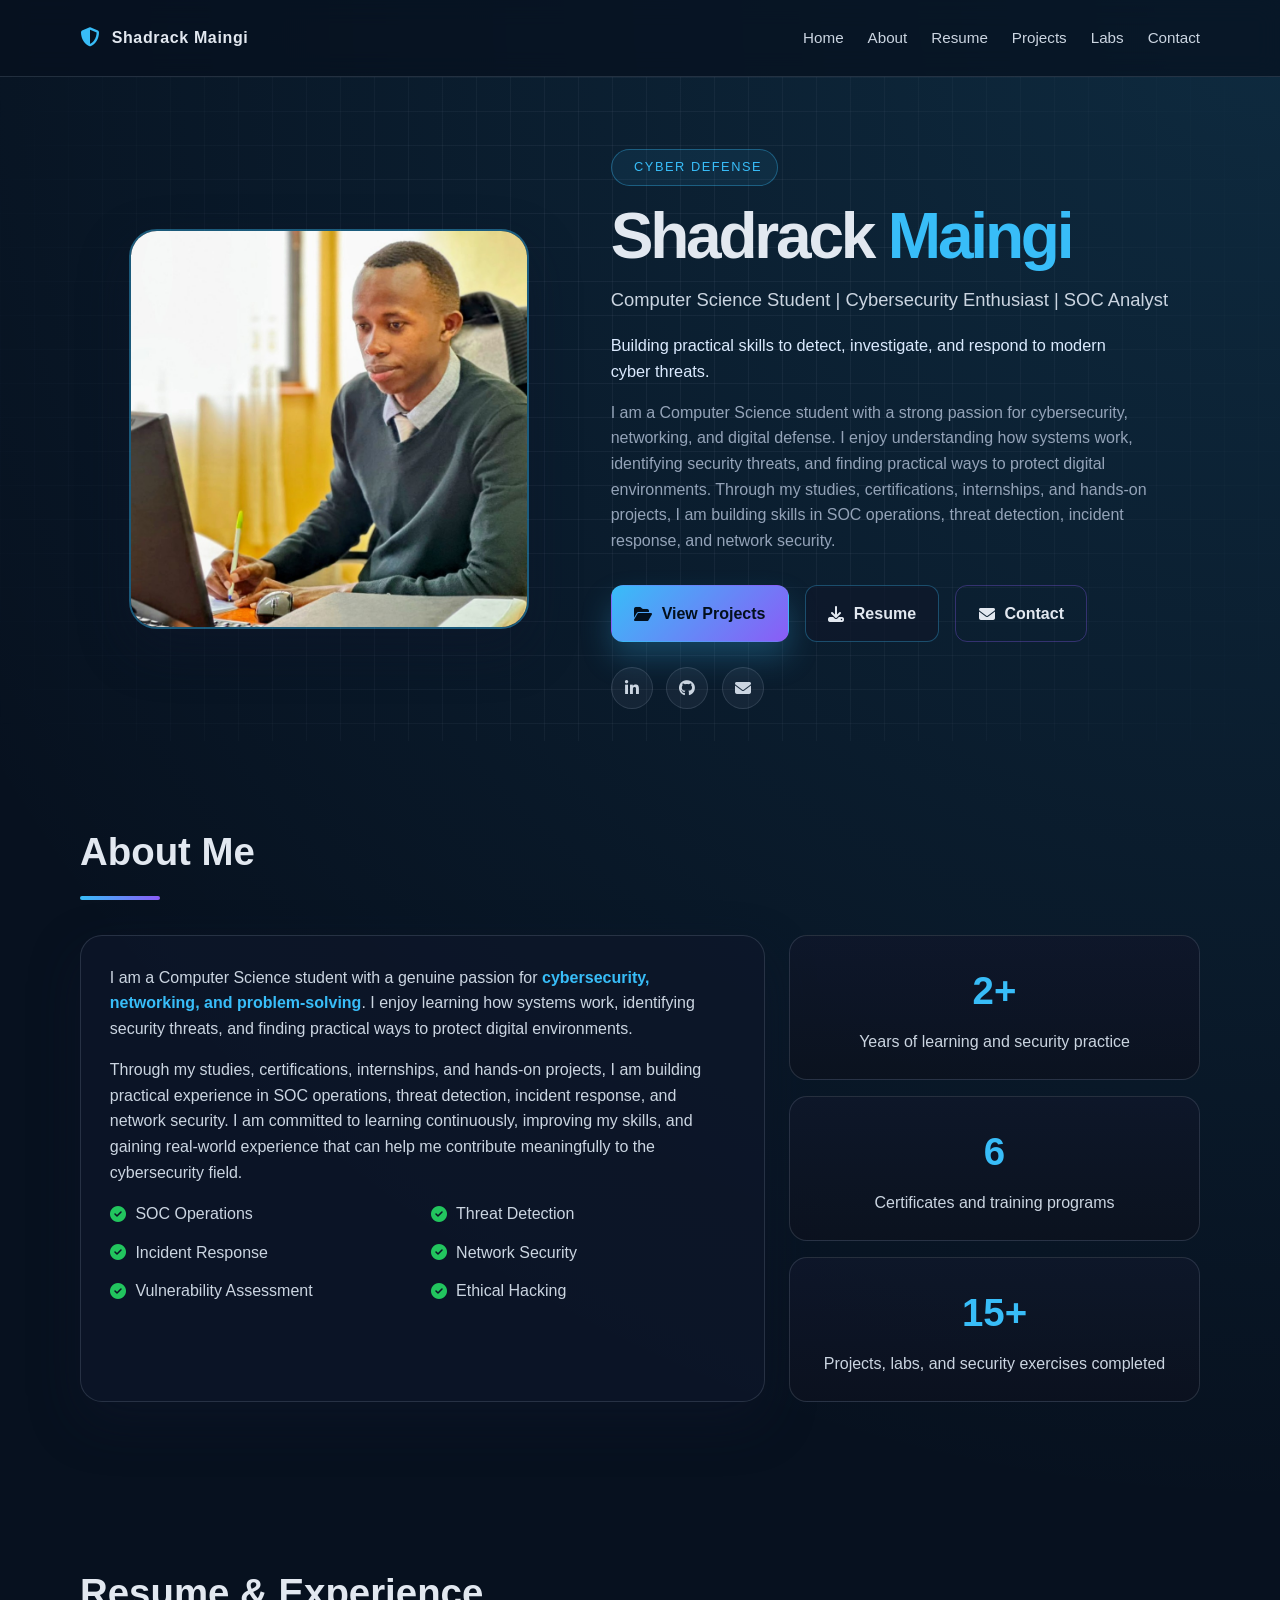
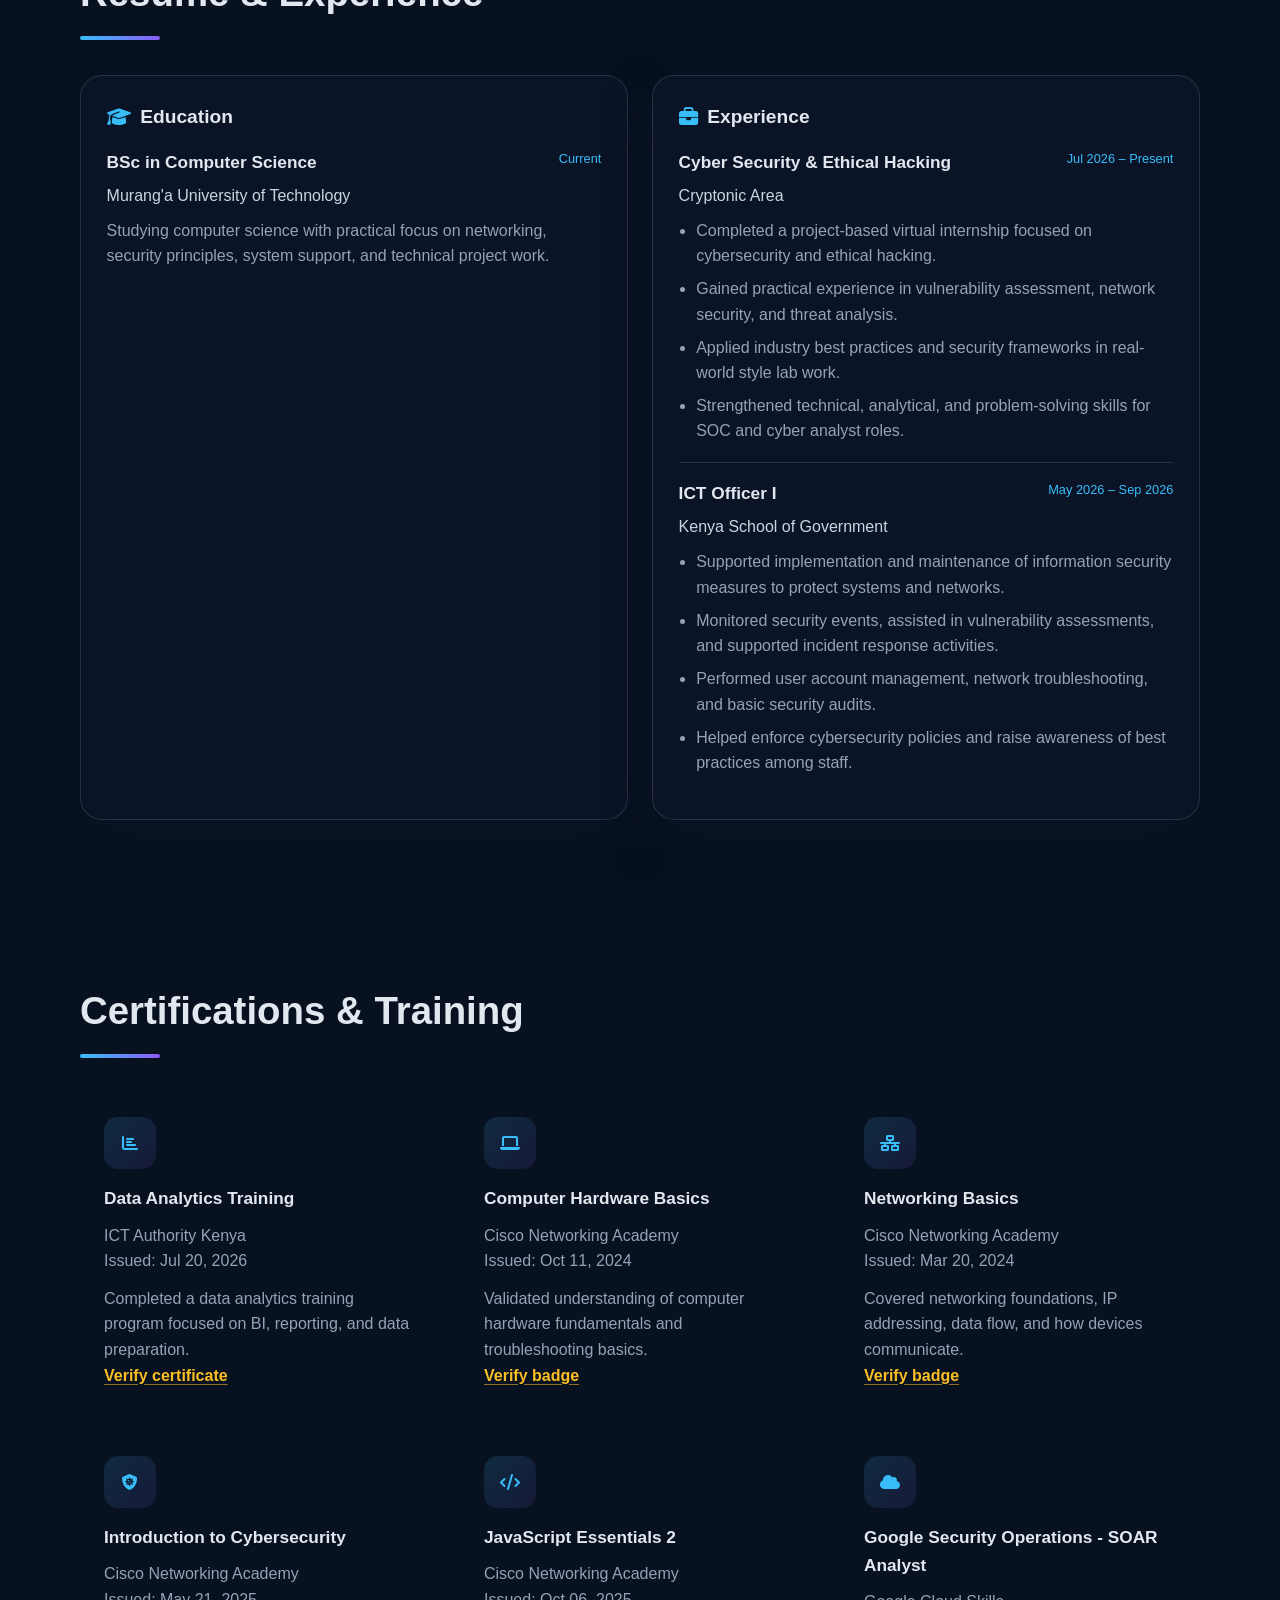
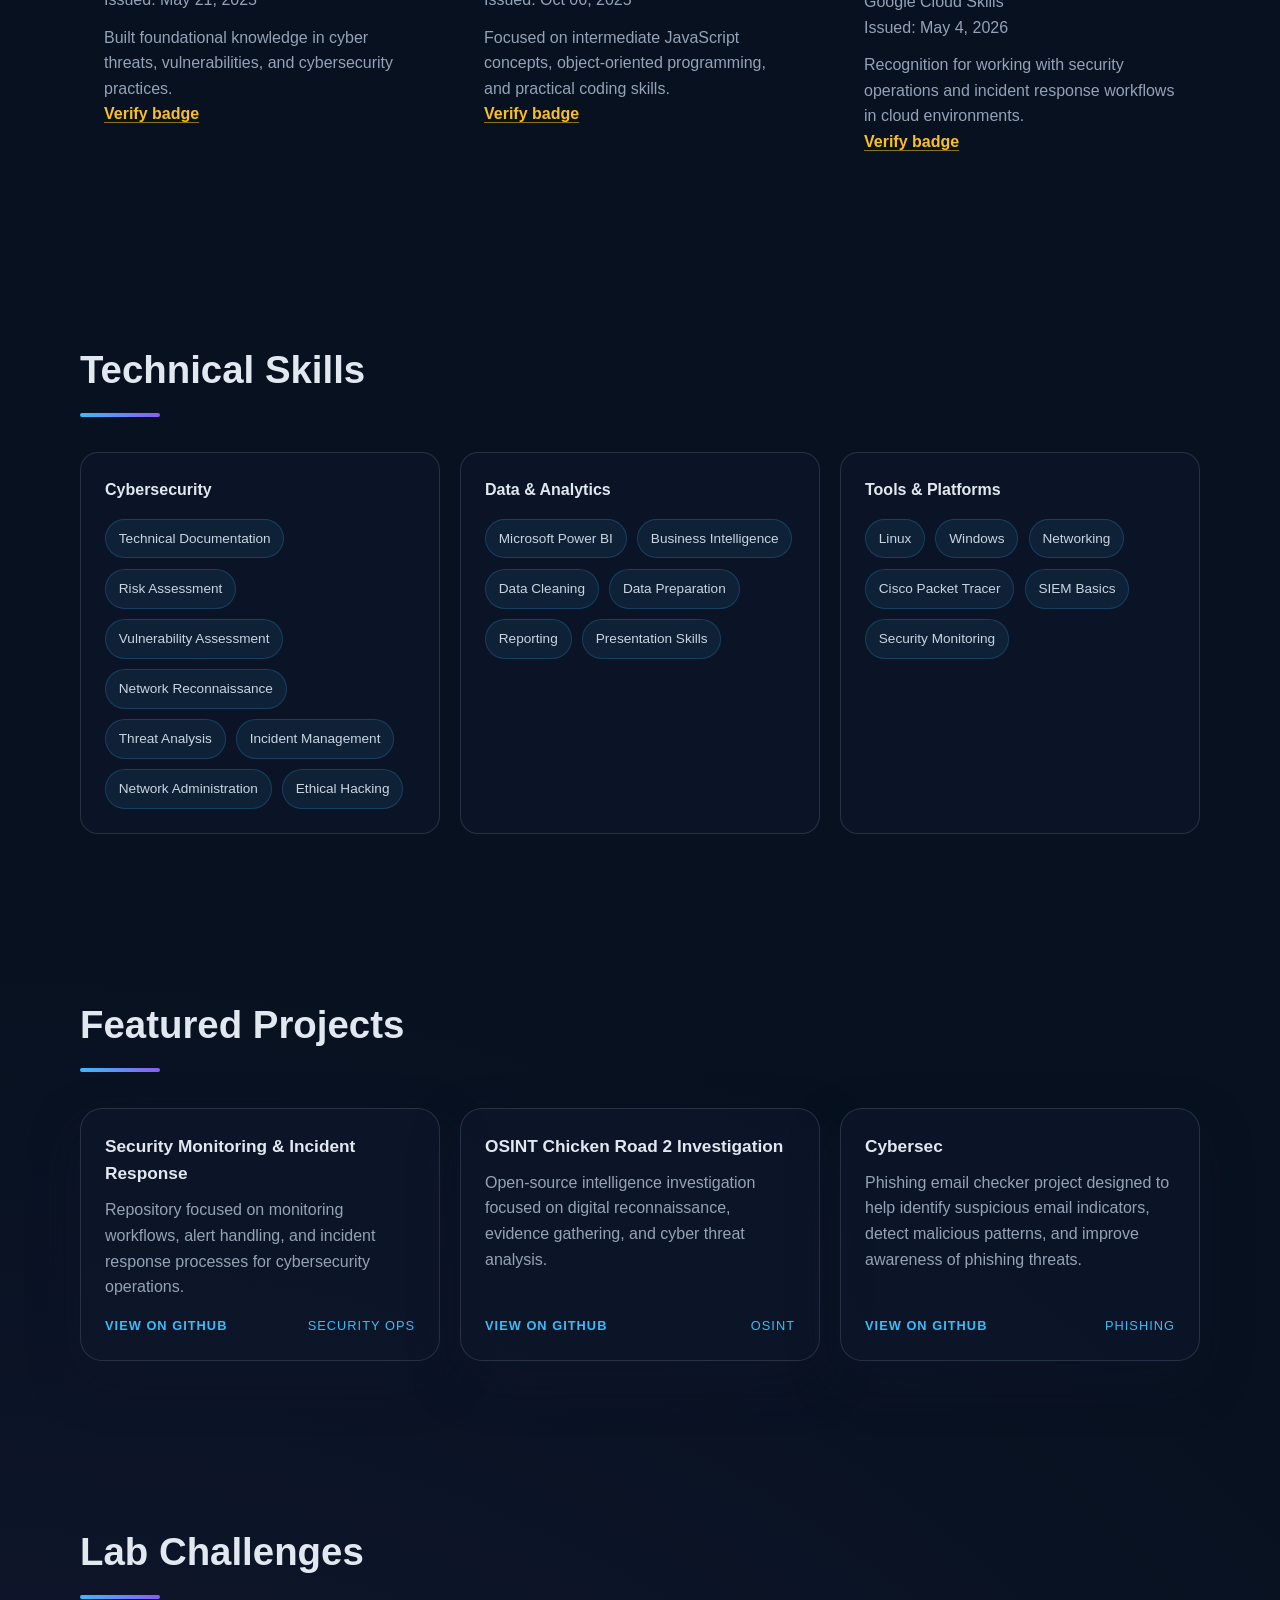
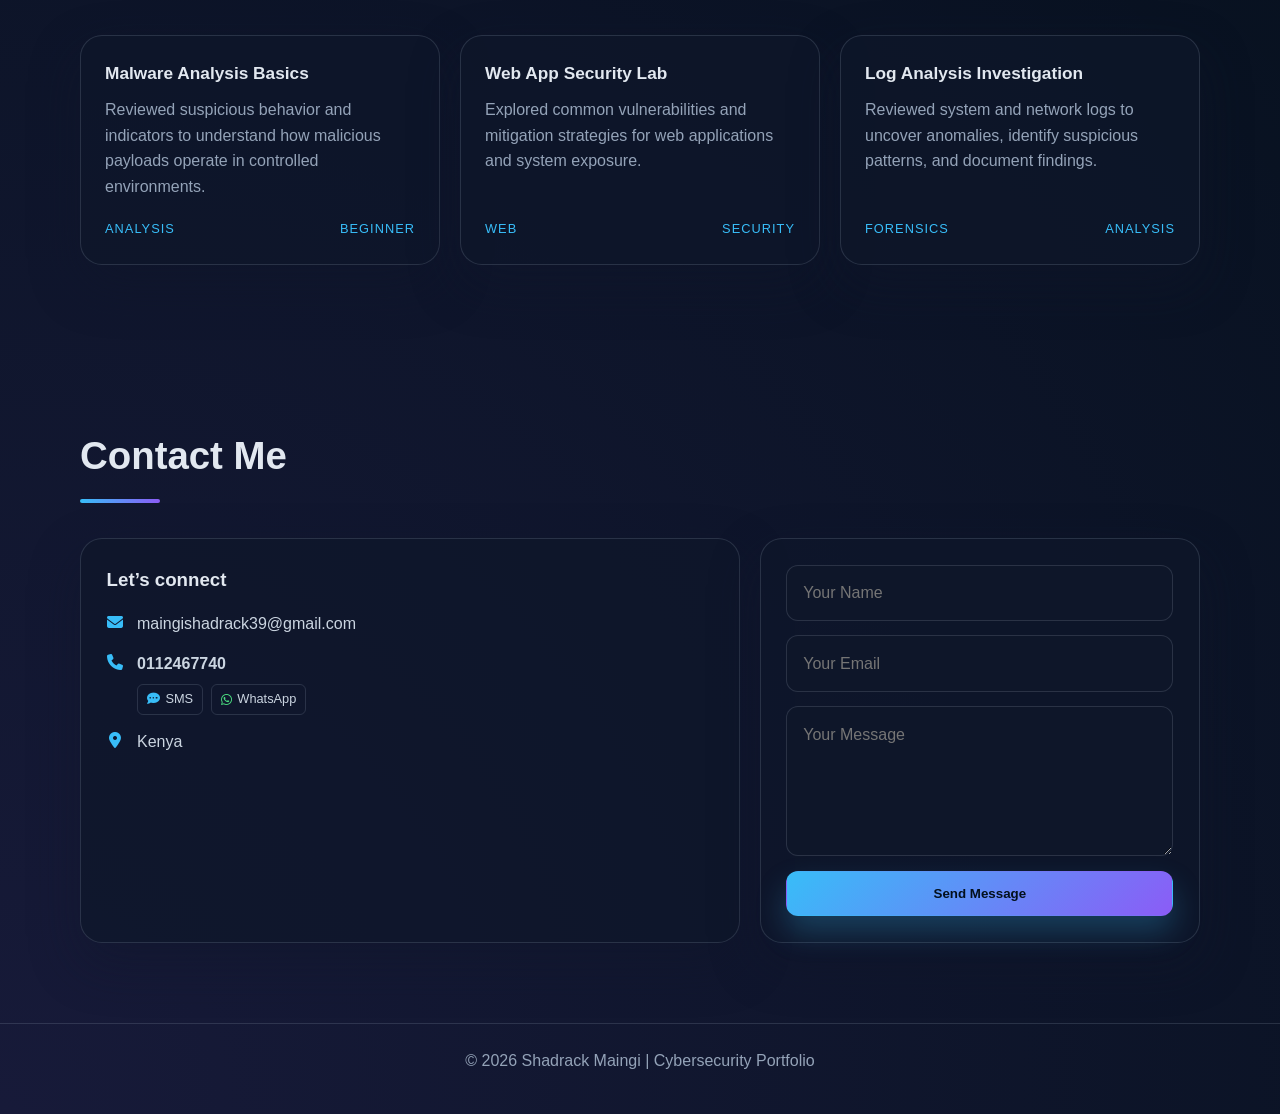
<file: index.html>
<!DOCTYPE html>
<html lang="en">
<head>
    <meta charset="UTF-8">
    <meta name="viewport" content="width=device-width, initial-scale=1.0">
    <meta name="description" content="Shadrack Maingi - Computer Science Student and Cybersecurity professional focused on SOC operations, threat detection, and incident response.">
    <meta name="keywords" content="cybersecurity, SOC analyst, incident response, ethical hacking, threat detection, computer science">
    <meta name="author" content="Shadrack Maingi">
    <meta name="theme-color" content="#07111f">
    <title>Shadrack Maingi | Cybersecurity Professional</title>
    <link rel="stylesheet" href="styles.css">
    <link rel="stylesheet" href="https://cdnjs.cloudflare.com/ajax/libs/font-awesome/6.4.0/css/all.min.css">
</head>
<body>
    <header class="site-header">
        <nav class="navbar">
            <div class="nav-logo">
                <a href="#home">
                    <i class="fas fa-shield-alt"></i>
                    <span>Shadrack Maingi</span>
                </a>
            </div>
            <ul class="nav-menu">
                <li><a href="#home" class="nav-link">Home</a></li>
                <li><a href="#about" class="nav-link">About</a></li>
                <li><a href="#resume" class="nav-link">Resume</a></li>
                <li><a href="#projects" class="nav-link">Projects</a></li>
                <li><a href="#labs" class="nav-link">Labs</a></li>
                <li><a href="#contact" class="nav-link">Contact</a></li>
            </ul>
        </nav>
    </header>

    <main>
        <section id="home" class="hero">
            <div class="hero-content">
                <div class="hero-profile">
                    <img class="profile-image" src="profile.jpeg" alt="Portrait of Shadrack Maingi">
                </div>

                <div class="hero-copy">
                    <span class="eyebrow"><i class="fas fa-radar"></i> Cyber Defense</span>
                    <h1 class="hero-title">Shadrack <span class="accent">Maingi</span></h1>
                    <p class="hero-subtitle">Computer Science Student | Cybersecurity Enthusiast | SOC Analyst</p>
                    <p class="hero-tagline">Building practical skills to detect, investigate, and respond to modern cyber threats.</p>
                    <p class="hero-description">
                        I am a Computer Science student with a strong passion for cybersecurity, networking, and digital defense. I enjoy understanding how systems work, identifying security threats, and finding practical ways to protect digital environments. Through my studies, certifications, internships, and hands-on projects, I am building skills in SOC operations, threat detection, incident response, and network security.
                    </p>

                    <div class="hero-actions">
                        <a href="#projects" class="btn btn-primary"><i class="fas fa-folder-open"></i> View Projects</a>
                        <a href="cv.html" target="_blank" class="btn btn-secondary"><i class="fas fa-download"></i> Resume</a>
                        <a href="#contact" class="btn btn-tertiary"><i class="fas fa-envelope"></i> Contact</a>
                    </div>

                    <div class="social-links">
                        <a href="https://www.linkedin.com/in/shadrack-maingi-61076437a" target="_blank" rel="noopener noreferrer" aria-label="LinkedIn"><i class="fab fa-linkedin-in"></i></a>
                        <a href="https://github.com/shaddie-coder" target="_blank" rel="noopener noreferrer" aria-label="GitHub"><i class="fab fa-github"></i></a>
                        <a href="https://mail.google.com/mail/?view=cm&amp;fs=1&amp;to=maingishadrack39@gmail.com" target="_blank" rel="noopener noreferrer" aria-label="Email"><i class="fas fa-envelope"></i></a>
                    </div>
                </div>
            </div>
        </section>

        <section id="about">
            <div class="container">
                <div class="section-header">
                    <h2>About Me</h2>
                    <div class="header-line"></div>
                </div>

                <div class="about-grid">
                    <div class="about-panel">
                        <p>
                            I am a Computer Science student with a genuine passion for <strong>cybersecurity, networking, and problem-solving</strong>. I enjoy learning how systems work, identifying security threats, and finding practical ways to protect digital environments.
                        </p>
                        <p>
                            Through my studies, certifications, internships, and hands-on projects, I am building practical experience in SOC operations, threat detection, incident response, and network security. I am committed to learning continuously, improving my skills, and gaining real-world experience that can help me contribute meaningfully to the cybersecurity field.
                        </p>
                        <ul class="about-interests">
                            <li><i class="fas fa-check-circle"></i> SOC Operations</li>
                            <li><i class="fas fa-check-circle"></i> Threat Detection</li>
                            <li><i class="fas fa-check-circle"></i> Incident Response</li>
                            <li><i class="fas fa-check-circle"></i> Network Security</li>
                            <li><i class="fas fa-check-circle"></i> Vulnerability Assessment</li>
                            <li><i class="fas fa-check-circle"></i> Ethical Hacking</li>
                        </ul>
                    </div>

                    <div class="stats-grid">
                        <div class="stat-card">
                            <div class="stat-number">2+</div>
                            <div class="stat-label">Years of learning and security practice</div>
                        </div>
                        <div class="stat-card">
                            <div class="stat-number">6</div>
                            <div class="stat-label">Certificates and training programs</div>
                        </div>
                        <div class="stat-card">
                            <div class="stat-number">15+</div>
                            <div class="stat-label">Projects, labs, and security exercises completed</div>
                        </div>
                    </div>
                </div>
            </div>
        </section>

        <section id="resume">
            <div class="container">
                <div class="section-header">
                    <h2>Resume & Experience</h2>
                    <div class="header-line"></div>
                </div>

                <div class="resume-grid">
                    <div class="resume-card">
                        <h3><i class="fas fa-graduation-cap"></i> Education</h3>

                        <div class="resume-item">
                            <div class="resume-item-header">
                                <h4>BSc in Computer Science</h4>
                                <span class="resume-date">Current</span>
                            </div>
                            <p class="resume-school">Murang'a University of Technology</p>
                            <p class="resume-description">
                                Studying computer science with practical focus on networking, security principles, system support, and technical project work.
                            </p>
                        </div>
                    </div>

                    <div class="resume-card">
                        <h3><i class="fas fa-briefcase"></i> Experience</h3>

                        <div class="resume-item">
                            <div class="resume-item-header">
                                <h4>Cyber Security & Ethical Hacking</h4>
                                <span class="resume-date">Jul 2026 – Present</span>
                            </div>
                            <p class="resume-company">Cryptonic Area</p>
                            <ul class="resume-description-list">
                                <li>Completed a project-based virtual internship focused on cybersecurity and ethical hacking.</li>
                                <li>Gained practical experience in vulnerability assessment, network security, and threat analysis.</li>
                                <li>Applied industry best practices and security frameworks in real-world style lab work.</li>
                                <li>Strengthened technical, analytical, and problem-solving skills for SOC and cyber analyst roles.</li>
                            </ul>
                        </div>

                        <div class="resume-item">
                            <div class="resume-item-header">
                                <h4>ICT Officer I</h4>
                                <span class="resume-date">May 2026 – Sep 2026</span>
                            </div>
                            <p class="resume-company">Kenya School of Government</p>
                            <ul class="resume-description-list">
                                <li>Supported implementation and maintenance of information security measures to protect systems and networks.</li>
                                <li>Monitored security events, assisted in vulnerability assessments, and supported incident response activities.</li>
                                <li>Performed user account management, network troubleshooting, and basic security audits.</li>
                                <li>Helped enforce cybersecurity policies and raise awareness of best practices among staff.</li>
                            </ul>
                        </div>
                    </div>
                </div>
            </div>
        </section>

        <section id="certifications">
            <div class="container">
                <div class="section-header">
                    <h2>Certifications & Training</h2>
                    <div class="header-line"></div>
                </div>

                <div class="cert-grid">
                    <div class="cert-card">
                        <div class="cert-icon"><i class="fas fa-chart-bar"></i></div>
                        <h4>Data Analytics Training</h4>
                        <p class="cert-issuer">ICT Authority Kenya</p>
                        <p class="cert-date">Issued: Jul 20, 2026</p>
                        <p class="cert-placeholder">Completed a data analytics training program focused on BI, reporting, and data preparation.</p>
                        <p><a class="verify-link" href="https://training.smartacademy.go.ke/certificate-verification/?certificate_id=ICTA-1784531304-7855-49035" target="_blank" rel="noopener noreferrer">Verify certificate</a></p>
                    </div>

                    <div class="cert-card">
                        <div class="cert-icon"><i class="fas fa-laptop"></i></div>
                        <h4>Computer Hardware Basics</h4>
                        <p class="cert-issuer">Cisco Networking Academy</p>
                        <p class="cert-date">Issued: Oct 11, 2024</p>
                        <p class="cert-placeholder">Validated understanding of computer hardware fundamentals and troubleshooting basics.</p>
                        <p><a class="verify-link" href="https://www.credly.com/badges/1a4549da-acd0-4bd4-b4f5-812a850385e5/" target="_blank" rel="noopener noreferrer">Verify badge</a></p>
                    </div>

                    <div class="cert-card">
                        <div class="cert-icon"><i class="fas fa-network-wired"></i></div>
                        <h4>Networking Basics</h4>
                        <p class="cert-issuer">Cisco Networking Academy</p>
                        <p class="cert-date">Issued: Mar 20, 2024</p>
                        <p class="cert-placeholder">Covered networking foundations, IP addressing, data flow, and how devices communicate.</p>
                        <p><a class="verify-link" href="https://www.credly.com/badges/0dd77386-e9a8-4909-93c2-309c317e77e2/" target="_blank" rel="noopener noreferrer">Verify badge</a></p>
                    </div>

                    <div class="cert-card">
                        <div class="cert-icon"><i class="fas fa-shield-virus"></i></div>
                        <h4>Introduction to Cybersecurity</h4>
                        <p class="cert-issuer">Cisco Networking Academy</p>
                        <p class="cert-date">Issued: May 21, 2025</p>
                        <p class="cert-placeholder">Built foundational knowledge in cyber threats, vulnerabilities, and cybersecurity practices.</p>
                        <p><a class="verify-link" href="https://www.credly.com/badges/bd38b5f1-3651-436b-9fb9-1a51cdedd2c6/" target="_blank" rel="noopener noreferrer">Verify badge</a></p>
                    </div>

                    <div class="cert-card">
                        <div class="cert-icon"><i class="fas fa-code"></i></div>
                        <h4>JavaScript Essentials 2</h4>
                        <p class="cert-issuer">Cisco Networking Academy</p>
                        <p class="cert-date">Issued: Oct 06, 2025</p>
                        <p class="cert-placeholder">Focused on intermediate JavaScript concepts, object-oriented programming, and practical coding skills.</p>
                        <p><a class="verify-link" href="https://www.credly.com/badges/be7dd83c-a20f-495c-a8b9-5d6a6f07187a/" target="_blank" rel="noopener noreferrer">Verify badge</a></p>
                    </div>

                    <div class="cert-card">
                        <div class="cert-icon"><i class="fas fa-cloud"></i></div>
                        <h4>Google Security Operations - SOAR Analyst</h4>
                        <p class="cert-issuer">Google Cloud Skills</p>
                        <p class="cert-date">Issued: May 4, 2026</p>
                        <p class="cert-placeholder">Recognition for working with security operations and incident response workflows in cloud environments.</p>
                        <p><a class="verify-link" href="https://www.skills.google/public_profiles/27d86ed5-157b-4e19-a2da-9e7f2cccf39b/badges/23959818" target="_blank" rel="noopener noreferrer">Verify badge</a></p>
                    </div>
                </div>
            </div>
        </section>

        <section id="skills">
            <div class="container">
                <div class="section-header">
                    <h2>Technical Skills</h2>
                    <div class="header-line"></div>
                </div>

                <div class="skill-wrap">
                    <div class="skill-card">
                        <h4>Cybersecurity</h4>
                        <div class="skill-tags">
                            <span class="skill-tag">Technical Documentation</span>
                            <span class="skill-tag">Risk Assessment</span>
                            <span class="skill-tag">Vulnerability Assessment</span>
                            <span class="skill-tag">Network Reconnaissance</span>
                            <span class="skill-tag">Threat Analysis</span>
                            <span class="skill-tag">Incident Management</span>
                            <span class="skill-tag">Network Administration</span>
                            <span class="skill-tag">Ethical Hacking</span>
                        </div>
                    </div>

                    <div class="skill-card">
                        <h4>Data & Analytics</h4>
                        <div class="skill-tags">
                            <span class="skill-tag">Microsoft Power BI</span>
                            <span class="skill-tag">Business Intelligence</span>
                            <span class="skill-tag">Data Cleaning</span>
                            <span class="skill-tag">Data Preparation</span>
                            <span class="skill-tag">Reporting</span>
                            <span class="skill-tag">Presentation Skills</span>
                        </div>
                    </div>

                    <div class="skill-card">
                        <h4>Tools & Platforms</h4>
                        <div class="skill-tags">
                            <span class="skill-tag">Linux</span>
                            <span class="skill-tag">Windows</span>
                            <span class="skill-tag">Networking</span>
                            <span class="skill-tag">Cisco Packet Tracer</span>
                            <span class="skill-tag">SIEM Basics</span>
                            <span class="skill-tag">Security Monitoring</span>
                        </div>
                    </div>
                </div>
            </div>
        </section>

        <section id="projects">
            <div class="container">
                <div class="section-header">
                    <h2>Featured Projects</h2>
                    <div class="header-line"></div>
                </div>

                <div class="project-grid">
                    <article class="project-card">
                        <div>
                            <h3>Security Monitoring & Incident Response</h3>
                            <p>Repository focused on monitoring workflows, alert handling, and incident response processes for cybersecurity operations.</p>
                        </div>
                        <div class="project-meta"><span><a href="https://github.com/shaddie-coder/Security-Monitoring-Incident-Response" target="_blank" rel="noopener noreferrer">View on GitHub</a></span><span>Security Ops</span></div>
                    </article>

                    <article class="project-card">
                        <div>
                            <h3>OSINT Chicken Road 2 Investigation</h3>
                            <p>Open-source intelligence investigation focused on digital reconnaissance, evidence gathering, and cyber threat analysis.</p>
                        </div>
                        <div class="project-meta"><span><a href="https://github.com/shaddie-coder/osint-chicken-road2-investigation" target="_blank" rel="noopener noreferrer">View on GitHub</a></span><span>OSINT</span></div>
                    </article>

                    <article class="project-card">
                        <div>
                            <h3>Cybersec</h3>
                            <p>Phishing email checker project designed to help identify suspicious email indicators, detect malicious patterns, and improve awareness of phishing threats.</p>
                        </div>
                        <div class="project-meta"><span><a href="https://github.com/shaddie-coder/cybersec" target="_blank" rel="noopener noreferrer">View on GitHub</a></span><span>Phishing</span></div>
                    </article>
                </div>
            </div>
        </section>

        <section id="labs">
            <div class="container">
                <div class="section-header">
                    <h2>Lab Challenges</h2>
                    <div class="header-line"></div>
                </div>

                <div class="lab-grid">
                    <article class="lab-card">
                        <div>
                            <h3>Malware Analysis Basics</h3>
                            <p>Reviewed suspicious behavior and indicators to understand how malicious payloads operate in controlled environments.</p>
                        </div>
                        <div class="lab-meta"><span>Analysis</span><span>Beginner</span></div>
                    </article>

                    <article class="lab-card">
                        <div>
                            <h3>Web App Security Lab</h3>
                            <p>Explored common vulnerabilities and mitigation strategies for web applications and system exposure.</p>
                        </div>
                        <div class="lab-meta"><span>Web</span><span>Security</span></div>
                    </article>

                    <article class="lab-card">
                        <div>
                            <h3>Log Analysis Investigation</h3>
                            <p>Reviewed system and network logs to uncover anomalies, identify suspicious patterns, and document findings.</p>
                        </div>
                        <div class="lab-meta"><span>Forensics</span><span>Analysis</span></div>
                    </article>
                </div>
            </div>
        </section>

        <section id="contact">
            <div class="container">
                <div class="section-header">
                    <h2>Contact Me</h2>
                    <div class="header-line"></div>
                </div>

                <div class="contact-wrap">
                    <div class="contact-card">
                        <h3>Let’s connect</h3>
                        <ul class="contact-list">
                            <li><i class="fas fa-envelope"></i> <a href="https://mail.google.com/mail/?view=cm&amp;fs=1&amp;to=maingishadrack39@gmail.com" target="_blank" rel="noopener noreferrer">maingishadrack39@gmail.com</a></li>
                            <li>
                                <i class="fas fa-phone"></i>
                                <div class="phone-contact">
                                    <a class="phone-number" href="tel:+254112467740" title="Call +254 112 467 740">0112467740</a>
                                    <div class="phone-actions">
                                        <a href="sms:+254112467740" title="Send a text message" aria-label="Text Shadrack"><i class="fas fa-comment-dots"></i> SMS</a>
                                        <a href="https://wa.me/254112467740" target="_blank" rel="noopener noreferrer" title="Message on WhatsApp" aria-label="Message Shadrack on WhatsApp"><i class="fab fa-whatsapp"></i> WhatsApp</a>
                                    </div>
                                </div>
                            </li>
                            <li><i class="fas fa-map-marker-alt"></i> Kenya</li>
                        </ul>
                    </div>

                    <div class="contact-card">
                        <form class="contact-form">
                            <input type="text" name="name" placeholder="Your Name" aria-label="Your Name" required>
                            <input type="email" name="email" placeholder="Your Email" aria-label="Your Email" required>
                            <textarea name="message" placeholder="Your Message" aria-label="Your Message" required></textarea>
                            <button type="submit" class="btn btn-primary">Send Message</button>
                        </form>
                    </div>
                </div>
            </div>
        </section>
    </main>

    <footer class="site-footer">
        <p>© 2026 Shadrack Maingi | Cybersecurity Portfolio</p>
    </footer>
    <script>
        document.querySelector('.contact-form').addEventListener('submit', (event) => {
            event.preventDefault();
            const form = event.currentTarget;
            const subject = `Portfolio message from ${form.elements.name.value}`;
            const body = `Name: ${form.elements.name.value}\nEmail: ${form.elements.email.value}\n\n${form.elements.message.value}`;
            const composeUrl = new URL('https://mail.google.com/mail/');
            composeUrl.searchParams.set('view', 'cm');
            composeUrl.searchParams.set('fs', '1');
            composeUrl.searchParams.set('to', 'maingishadrack39@gmail.com');
            composeUrl.searchParams.set('su', subject);
            composeUrl.searchParams.set('body', body);
            const composeWindow = window.open(composeUrl.toString(), '_blank');
            if (composeWindow) {
                composeWindow.opener = null;
            } else {
                window.location.href = composeUrl.toString();
            }
        });
    </script>
</body>
</html>
</file>
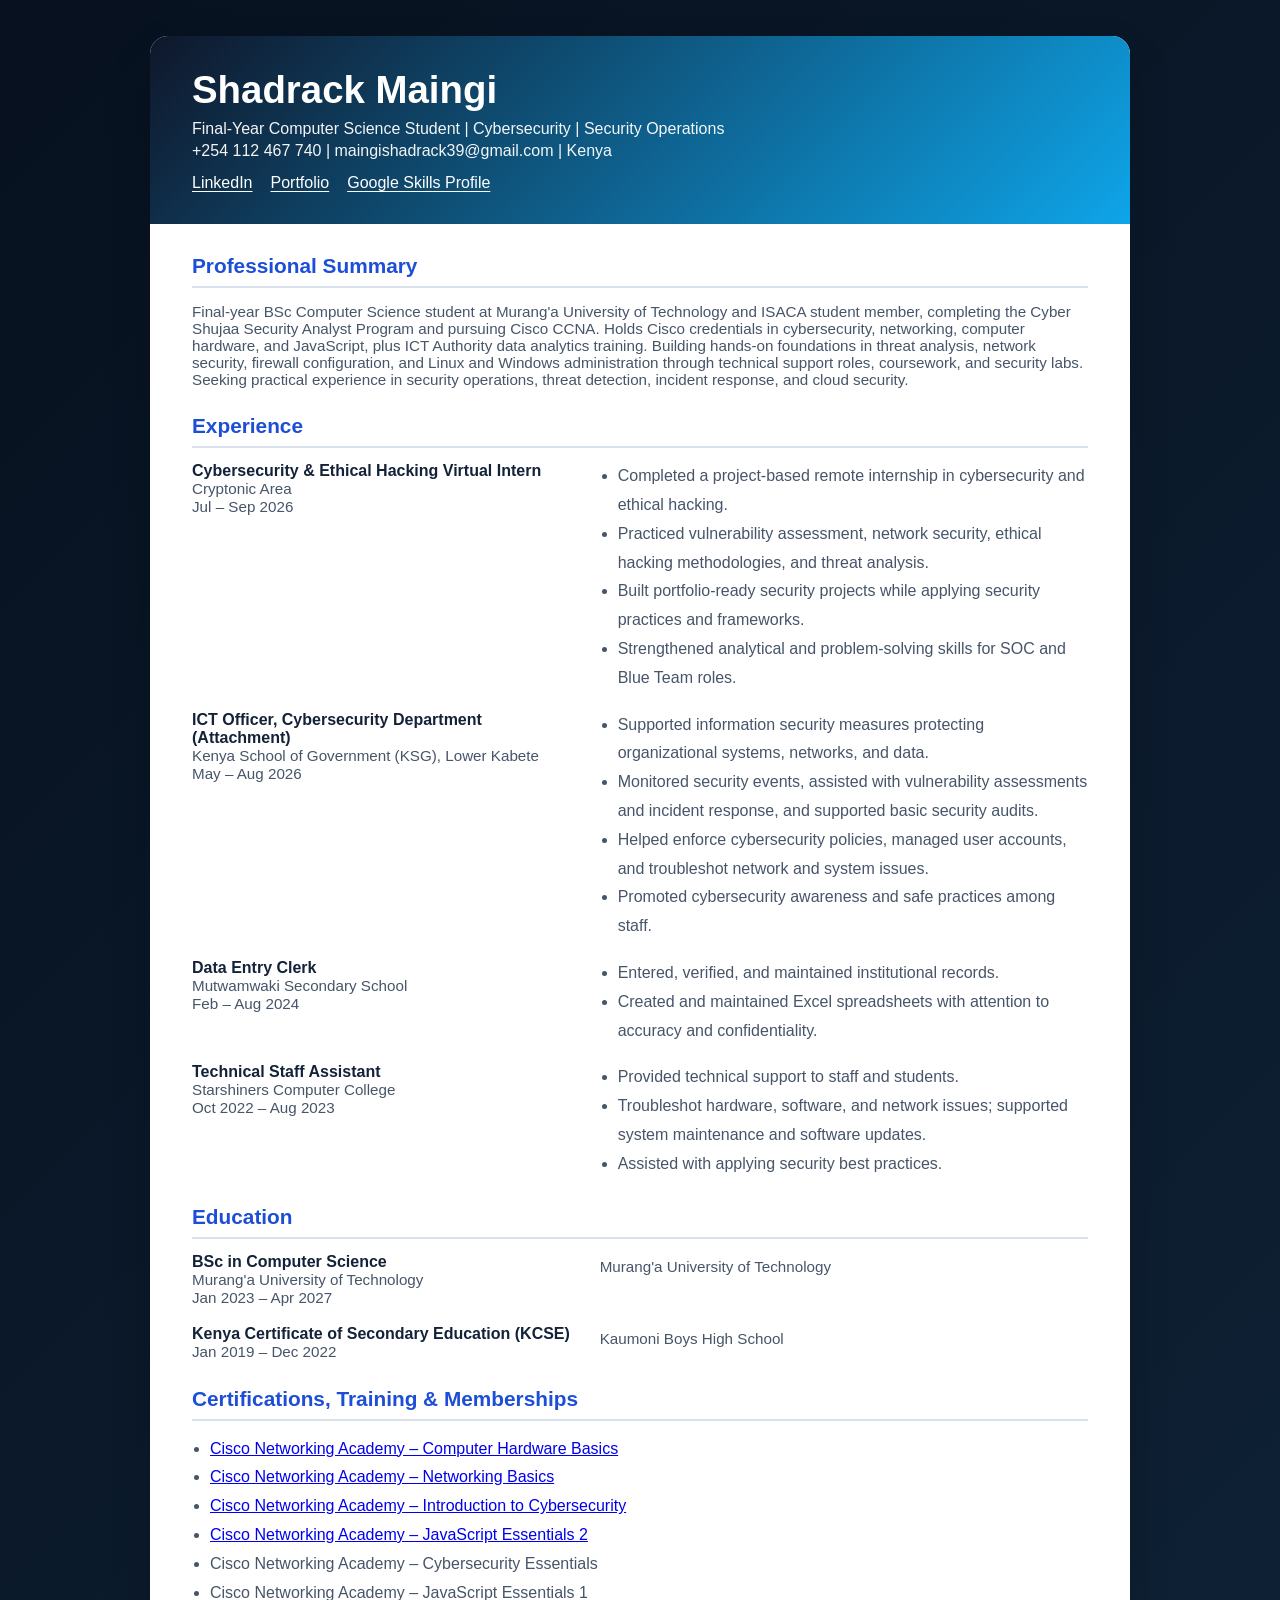
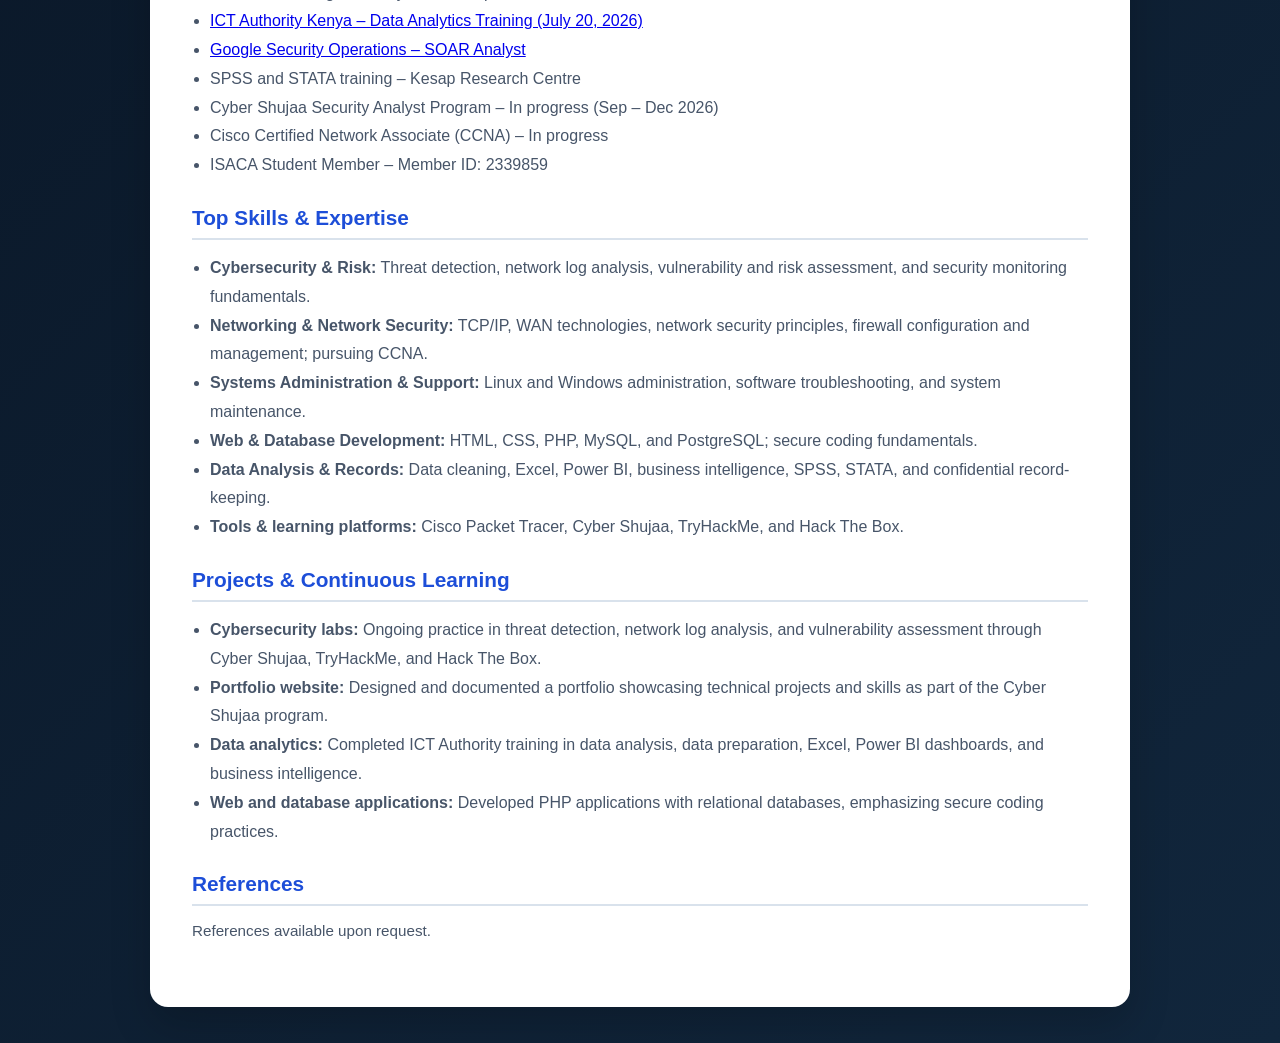
<file: cv.html>
<!DOCTYPE html>
<html lang="en">
<head>
  <meta charset="UTF-8" />
  <meta name="viewport" content="width=device-width, initial-scale=1.0" />
  <title>Shadrack Maingi | CV</title>
  <style>
    :root {
      --bg: #08131f;
      --card: #f3f6f9;
      --text: #132238;
      --muted: #475569;
      --primary: #0ea5e9;
      --accent: #1d4ed8;
      --line: #d9e2ec;
    }

    * { box-sizing: border-box; }
    body {
      margin: 0;
      font-family: "Segoe UI", Arial, sans-serif;
      background: linear-gradient(135deg, #07111f, #11263c);
      color: var(--text);
      padding: 36px 18px;
    }

    .page {
      max-width: 980px;
      margin: 0 auto;
      background: #ffffff;
      border-radius: 18px;
      box-shadow: 0 18px 40px rgba(0,0,0,0.18);
      overflow: hidden;
    }

    .header {
      background: linear-gradient(135deg, #0f172a, #0ea5e9);
      color: white;
      padding: 32px 42px;
    }

    .header h1 {
      margin: 0 0 8px;
      font-size: clamp(2rem, 3vw, 3rem);
    }

    .header p {
      margin: 4px 0;
      opacity: 0.95;
    }

    .header-links {
      display: flex;
      flex-wrap: wrap;
      gap: 8px 18px;
      margin-top: 14px;
    }

    .header-links a {
      color: #ffffff;
      text-underline-offset: 3px;
    }

    .content {
      padding: 30px 42px 42px;
    }

    .section {
      margin-bottom: 26px;
    }

    h2 {
      margin: 0 0 14px;
      font-size: 1.3rem;
      color: var(--accent);
      border-bottom: 2px solid var(--line);
      padding-bottom: 8px;
    }

    .grid {
      display: grid;
      grid-template-columns: 1.1fr 1.4fr;
      gap: 24px;
    }

    ul {
      margin: 0;
      padding-left: 18px;
      line-height: 1.8;
      color: var(--muted);
    }

    .meta {
      color: var(--muted);
      line-height: 1.8;
    }

    .tag-list {
      display: flex;
      flex-wrap: wrap;
      gap: 12px;
      margin-top: 8px;
    }

    .tag {
      background: #e0f2fe;
      border: 1px solid #bae6fd;
      color: #0f172a;
      padding: 7px 12px;
      border-radius: 999px;
      font-size: 0.85rem;
      font-weight: 600;
    }

    .small {
      font-size: 0.95rem;
      color: var(--muted);
    }

    @media (max-width: 700px) {
      .grid {
        grid-template-columns: 1fr;
      }
      .header, .content {
        padding-left: 22px;
        padding-right: 22px;
      }
    }
  </style>
</head>
<body>
  <div class="page">
    <header class="header">
      <h1>Shadrack Maingi</h1>
      <p>Final-Year Computer Science Student | Cybersecurity | Security Operations</p>
      <p>+254 112 467 740 | maingishadrack39@gmail.com | Kenya</p>
      <nav class="header-links" aria-label="Professional links">
        <a href="https://www.linkedin.com/in/shadrack-maingi-61076437a" target="_blank" rel="noopener noreferrer">LinkedIn</a>
        <a href="index.html">Portfolio</a>
        <a href="https://www.skills.google/public_profiles/27d86ed5-157b-4e19-a2da-9e7f2cccf39b" target="_blank" rel="noopener noreferrer">Google Skills Profile</a>
      </nav>
    </header>

    <div class="content">
      <section class="section">
        <h2>Professional Summary</h2>
        <p class="small">
          Final-year BSc Computer Science student at Murang'a University of Technology and ISACA student member, completing the Cyber Shujaa Security Analyst Program and pursuing Cisco CCNA. Holds Cisco credentials in cybersecurity, networking, computer hardware, and JavaScript, plus ICT Authority data analytics training. Building hands-on foundations in threat analysis, network security, firewall configuration, and Linux and Windows administration through technical support roles, coursework, and security labs. Seeking practical experience in security operations, threat detection, incident response, and cloud security.
        </p>
      </section>

      <section class="section">
        <h2>Experience</h2>
        <div class="grid">
          <div>
            <strong>Cybersecurity & Ethical Hacking Virtual Intern</strong><br>
            <span class="small">Cryptonic Area</span><br>
            <span class="small">Jul – Sep 2026</span>
          </div>
          <div class="meta">
            <ul>
              <li>Completed a project-based remote internship in cybersecurity and ethical hacking.</li>
              <li>Practiced vulnerability assessment, network security, ethical hacking methodologies, and threat analysis.</li>
              <li>Built portfolio-ready security projects while applying security practices and frameworks.</li>
              <li>Strengthened analytical and problem-solving skills for SOC and Blue Team roles.</li>
            </ul>
          </div>
        </div>

        <div class="grid" style="margin-top: 18px;">
          <div>
            <strong>ICT Officer, Cybersecurity Department (Attachment)</strong><br>
            <span class="small">Kenya School of Government (KSG), Lower Kabete</span><br>
            <span class="small">May – Aug 2026</span>
          </div>
          <div class="meta">
            <ul>
              <li>Supported information security measures protecting organizational systems, networks, and data.</li>
              <li>Monitored security events, assisted with vulnerability assessments and incident response, and supported basic security audits.</li>
              <li>Helped enforce cybersecurity policies, managed user accounts, and troubleshot network and system issues.</li>
              <li>Promoted cybersecurity awareness and safe practices among staff.</li>
            </ul>
          </div>
        </div>

        <div class="grid" style="margin-top: 18px;">
          <div>
            <strong>Data Entry Clerk</strong><br>
            <span class="small">Mutwamwaki Secondary School</span><br>
            <span class="small">Feb – Aug 2024</span>
          </div>
          <div class="meta">
            <ul>
              <li>Entered, verified, and maintained institutional records.</li>
              <li>Created and maintained Excel spreadsheets with attention to accuracy and confidentiality.</li>
            </ul>
          </div>
        </div>

        <div class="grid" style="margin-top: 18px;">
          <div>
            <strong>Technical Staff Assistant</strong><br>
            <span class="small">Starshiners Computer College</span><br>
            <span class="small">Oct 2022 – Aug 2023</span>
          </div>
          <div class="meta">
            <ul>
              <li>Provided technical support to staff and students.</li>
              <li>Troubleshot hardware, software, and network issues; supported system maintenance and software updates.</li>
              <li>Assisted with applying security best practices.</li>
            </ul>
          </div>
        </div>
      </section>

      <section class="section">
        <h2>Education</h2>
        <div class="grid">
          <div>
            <strong>BSc in Computer Science</strong><br>
            <span class="small">Murang'a University of Technology</span><br>
            <span class="small">Jan 2023 – Apr 2027</span>
          </div>
          <div class="meta">
            <span class="small">Murang'a University of Technology</span>
          </div>
        </div>
        <div class="grid" style="margin-top: 18px;">
          <div>
            <strong>Kenya Certificate of Secondary Education (KCSE)</strong><br>
            <span class="small">Jan 2019 – Dec 2022</span>
          </div>
          <div class="meta">
            <span class="small">Kaumoni Boys High School</span>
          </div>
        </div>
      </section>

      <section class="section">
        <h2>Certifications, Training & Memberships</h2>
        <ul>
          <li><a href="https://www.credly.com/badges/1a4549da-acd0-4bd4-b4f5-812a850385e5/" target="_blank" rel="noopener noreferrer">Cisco Networking Academy – Computer Hardware Basics</a></li>
          <li><a href="https://www.credly.com/badges/0dd77386-e9a8-4909-93c2-309c317e77e2/" target="_blank" rel="noopener noreferrer">Cisco Networking Academy – Networking Basics</a></li>
          <li><a href="https://www.credly.com/badges/bd38b5f1-3651-436b-9fb9-1a51cdedd2c6/" target="_blank" rel="noopener noreferrer">Cisco Networking Academy – Introduction to Cybersecurity</a></li>
          <li><a href="https://www.credly.com/badges/be7dd83c-a20f-495c-a8b9-5d6a6f07187a/" target="_blank" rel="noopener noreferrer">Cisco Networking Academy – JavaScript Essentials 2</a></li>
          <li>Cisco Networking Academy – Cybersecurity Essentials</li>
          <li>Cisco Networking Academy – JavaScript Essentials 1</li>
          <li><a href="https://training.smartacademy.go.ke/certificate-verification/?certificate_id=ICTA-1784531304-7855-49035" target="_blank" rel="noopener noreferrer">ICT Authority Kenya – Data Analytics Training (July 20, 2026)</a></li>
          <li><a href="https://www.skills.google/public_profiles/27d86ed5-157b-4e19-a2da-9e7f2cccf39b/badges/23959818" target="_blank" rel="noopener noreferrer">Google Security Operations – SOAR Analyst</a></li>
          <li>SPSS and STATA training – Kesap Research Centre</li>
          <li>Cyber Shujaa Security Analyst Program – In progress (Sep – Dec 2026)</li>
          <li>Cisco Certified Network Associate (CCNA) – In progress</li>
          <li>ISACA Student Member – Member ID: 2339859</li>
        </ul>
      </section>

      <section class="section">
        <h2>Top Skills & Expertise</h2>
        <ul>
          <li><strong>Cybersecurity & Risk:</strong> Threat detection, network log analysis, vulnerability and risk assessment, and security monitoring fundamentals.</li>
          <li><strong>Networking & Network Security:</strong> TCP/IP, WAN technologies, network security principles, firewall configuration and management; pursuing CCNA.</li>
          <li><strong>Systems Administration & Support:</strong> Linux and Windows administration, software troubleshooting, and system maintenance.</li>
          <li><strong>Web & Database Development:</strong> HTML, CSS, PHP, MySQL, and PostgreSQL; secure coding fundamentals.</li>
          <li><strong>Data Analysis & Records:</strong> Data cleaning, Excel, Power BI, business intelligence, SPSS, STATA, and confidential record-keeping.</li>
          <li><strong>Tools & learning platforms:</strong> Cisco Packet Tracer, Cyber Shujaa, TryHackMe, and Hack The Box.</li>
        </ul>
      </section>

      <section class="section">
        <h2>Projects & Continuous Learning</h2>
        <ul>
          <li><strong>Cybersecurity labs:</strong> Ongoing practice in threat detection, network log analysis, and vulnerability assessment through Cyber Shujaa, TryHackMe, and Hack The Box.</li>
          <li><strong>Portfolio website:</strong> Designed and documented a portfolio showcasing technical projects and skills as part of the Cyber Shujaa program.</li>
          <li><strong>Data analytics:</strong> Completed ICT Authority training in data analysis, data preparation, Excel, Power BI dashboards, and business intelligence.</li>
          <li><strong>Web and database applications:</strong> Developed PHP applications with relational databases, emphasizing secure coding practices.</li>
        </ul>
      </section>

      <section class="section">
        <h2>References</h2>
        <p class="small">References available upon request.</p>
      </section>
    </div>
  </div>
</body>
</html>
</file>
<file: styles.css>
:root {
    --bg: #07111f;
    --bg-soft: #0d1b2a;
    --panel: rgba(15, 23, 42, 0.8);
    --panel-strong: rgba(15, 23, 42, 0.96);
    --line: rgba(148, 163, 184, 0.2);
    --text: #e2e8f0;
    --text-soft: #cbd5e1;
    --muted: #94a3b8;
    --primary: #38bdf8;
    --primary-strong: #0ea5e9;
    --secondary: #8b5cf6;
    --accent: #22c55e;
    --warning: #f59e0b;
    --shadow: 0 20px 50px rgba(15, 23, 42, 0.45);
}

* {
    margin: 0;
    padding: 0;
    box-sizing: border-box;
}

html {
    scroll-behavior: smooth;
}

body {
    font-family: "Segoe UI", Tahoma, Geneva, Verdana, sans-serif;
    background:
        radial-gradient(circle at top right, rgba(56, 189, 248, 0.15), transparent 25%),
        radial-gradient(circle at bottom left, rgba(139, 92, 246, 0.12), transparent 30%),
        var(--bg);
    color: var(--text);
    line-height: 1.6;
}

a {
    color: inherit;
    text-decoration: none;
}

img {
    max-width: 100%;
    display: block;
}

.container {
    width: min(1120px, calc(100% - 2rem));
    margin: 0 auto;
}

.site-header {
    position: sticky;
    top: 0;
    z-index: 100;
    background: rgba(7, 17, 31, 0.7);
    backdrop-filter: blur(12px);
    border-bottom: 1px solid var(--line);
}

.navbar {
    width: min(1120px, calc(100% - 2rem));
    margin: 0 auto;
    display: flex;
    align-items: center;
    justify-content: space-between;
    min-height: 76px;
}

.nav-logo a {
    display: inline-flex;
    align-items: center;
    gap: 0.75rem;
    font-weight: 700;
    letter-spacing: 0.04em;
}

.nav-logo i {
    color: var(--primary);
    font-size: 1.2rem;
}

.nav-menu {
    display: flex;
    align-items: center;
    gap: 1.5rem;
    list-style: none;
}

.nav-link {
    color: var(--text-soft);
    font-size: 0.95rem;
    transition: color 0.2s ease;
}

.nav-link:hover,
.nav-link:focus {
    color: var(--primary);
}

.hero {
    padding: 4.5rem 0 2rem;
    position: relative;
    overflow: hidden;
}

.hero::before {
    content: "";
    position: absolute;
    inset: 0;
    background-image:
        linear-gradient(rgba(148, 163, 184, 0.08) 1px, transparent 1px),
        linear-gradient(90deg, rgba(148, 163, 184, 0.08) 1px, transparent 1px);
    background-size: 34px 34px;
    mask-image: radial-gradient(circle at center, black 40%, transparent 100%);
    pointer-events: none;
}

.hero-content {
    position: relative;
    width: min(1120px, calc(100% - 2rem));
    margin: 0 auto;
    display: grid;
    grid-template-columns: 1.1fr 1.3fr;
    gap: 2rem;
    align-items: center;
}

.hero-profile {
    display: flex;
    justify-content: center;
}

.profile-image {
    width: min(400px, 100%);
    aspect-ratio: 1;
    object-fit: cover;
    border-radius: 28px;
    border: 2px solid rgba(56, 189, 248, 0.4);
    box-shadow: var(--shadow);
}

.profile-art {
    display: flex;
    align-items: center;
    justify-content: center;
    font-size: clamp(5rem, 10vw, 9rem);
    font-weight: 800;
    color: #e2f3ff;
    background: linear-gradient(135deg, rgba(7, 17, 31, 0.96), rgba(14, 165, 233, 0.3));
}

.hero-copy {
    position: relative;
}

.eyebrow {
    display: inline-flex;
    align-items: center;
    gap: 0.5rem;
    padding: 0.45rem 0.9rem;
    border: 1px solid rgba(56, 189, 248, 0.35);
    border-radius: 999px;
    color: var(--primary);
    background: rgba(56, 189, 248, 0.08);
    font-size: 0.8rem;
    letter-spacing: 0.12em;
    text-transform: uppercase;
}

.hero-title {
    margin-top: 1rem;
    font-size: clamp(2.5rem, 5vw, 4.3rem);
    line-height: 1.08;
    letter-spacing: -0.05em;
}

.hero-title .accent {
    color: var(--primary);
}

.hero-subtitle {
    margin-top: 0.85rem;
    font-size: 1.15rem;
    color: var(--text-soft);
}

.hero-tagline {
    margin-top: 1.1rem;
    max-width: 58ch;
    color: #dbeafe;
    font-size: 1.02rem;
}

.hero-description {
    margin-top: 1rem;
    max-width: 62ch;
    color: var(--muted);
}

.hero-actions {
    margin-top: 2rem;
    display: flex;
    flex-wrap: wrap;
    gap: 1rem;
}

.btn {
    display: inline-flex;
    align-items: center;
    justify-content: center;
    gap: 0.6rem;
    padding: 0.9rem 1.4rem;
    border-radius: 12px;
    font-weight: 600;
    border: 1px solid transparent;
    transition: transform 0.2s ease, box-shadow 0.2s ease, border-color 0.2s ease;
}

.btn:hover {
    transform: translateY(-2px);
}

.btn-primary {
    background: linear-gradient(135deg, var(--primary), var(--secondary));
    color: #03101d;
    box-shadow: 0 16px 30px rgba(56, 189, 248, 0.25);
}

.btn-secondary {
    background: rgba(15, 23, 42, 0.7);
    border-color: rgba(56, 189, 248, 0.32);
    color: var(--text);
}

.btn-tertiary {
    background: transparent;
    border-color: rgba(139, 92, 246, 0.32);
    color: var(--text);
}

.social-links {
    margin-top: 1.6rem;
    display: flex;
    gap: 0.85rem;
    flex-wrap: wrap;
}

.social-links a {
    display: inline-flex;
    align-items: center;
    justify-content: center;
    width: 42px;
    height: 42px;
    border-radius: 50%;
    background: rgba(148, 163, 184, 0.08);
    border: 1px solid var(--line);
    color: var(--text-soft);
    transition: all 0.2s ease;
}

.social-links a:hover {
    color: var(--primary);
    border-color: rgba(56, 189, 248, 0.45);
    transform: translateY(-2px);
}

section {
    padding: 5rem 0;
}

.section-header {
    margin-bottom: 2.2rem;
}

.section-header h2 {
    font-size: clamp(2rem, 3vw, 2.8rem);
    margin-bottom: 0.8rem;
}

.header-line {
    width: 80px;
    height: 4px;
    border-radius: 999px;
    background: linear-gradient(90deg, var(--primary), var(--secondary));
}

.about-panel,
.resume-card,
.project-card,
.lab-card,
.contact-card {
    background: rgba(15, 23, 42, 0.72);
    border: 1px solid var(--line);
    border-radius: 22px;
    box-shadow: var(--shadow);
}

.about-grid {
    display: grid;
    grid-template-columns: 1.25fr 0.75fr;
    gap: 1.5rem;
    align-items: stretch;
}

.about-panel {
    padding: 1.8rem;
}

.about-panel p {
    color: var(--text-soft);
    margin-bottom: 1rem;
}

.about-panel strong {
    color: var(--primary);
}

.about-interests {
    list-style: none;
    display: grid;
    grid-template-columns: repeat(2, minmax(0, 1fr));
    gap: 0.8rem 1rem;
    margin: 1rem 0;
}

.about-interests li {
    display: flex;
    align-items: center;
    gap: 0.6rem;
    color: var(--text-soft);
}

.about-interests i {
    color: var(--accent);
}

.stats-grid {
    display: grid;
    gap: 1rem;
}

.stat-card {
    padding: 1.5rem 1.4rem;
    background: linear-gradient(180deg, rgba(15, 23, 42, 0.9), rgba(12, 18, 31, 0.9));
    border: 1px solid var(--line);
    border-radius: 18px;
    text-align: center;
}

.stat-number {
    font-size: clamp(2rem, 3vw, 2.6rem);
    font-weight: 800;
    color: var(--primary);
}

.stat-label {
    margin-top: 0.5rem;
    color: var(--text-soft);
}

.resume-grid {
    display: grid;
    grid-template-columns: repeat(2, minmax(0, 1fr));
    gap: 1.5rem;
}

.resume-card {
    padding: 1.6rem;
}

.resume-card h3 {
    font-size: 1.2rem;
    margin-bottom: 1rem;
    display: flex;
    align-items: center;
    gap: 0.6rem;
}

.resume-card h3 i {
    color: var(--primary);
}

.resume-item {
    padding: 1.1rem 0;
    border-top: 1px solid var(--line);
}

.resume-item:first-of-type {
    border-top: none;
    padding-top: 0;
}

.resume-item-header {
    display: flex;
    justify-content: space-between;
    gap: 1rem;
    align-items: start;
    margin-bottom: 0.4rem;
}

.resume-item-header h4 {
    font-size: 1.08rem;
}

.resume-date {
    font-size: 0.8rem;
    color: var(--primary);
    white-space: nowrap;
}

.resume-company,
.resume-school {
    color: var(--text-soft);
    margin-bottom: 0.6rem;
}

.resume-description,
.resume-description-list {
    color: var(--muted);
}

.resume-description-list {
    padding-left: 1.1rem;
    display: grid;
    gap: 0.45rem;
}

.cert-grid,
.project-grid,
.lab-grid {
    display: grid;
    grid-template-columns: repeat(3, minmax(0, 1fr));
    gap: 1.25rem;
}

.cert-card,
.project-card,
.lab-card {
    padding: 1.5rem;
    min-height: 230px;
}

.cert-icon {
    width: 52px;
    height: 52px;
    border-radius: 14px;
    display: inline-flex;
    align-items: center;
    justify-content: center;
    background: linear-gradient(135deg, rgba(56, 189, 248, 0.15), rgba(139, 92, 246, 0.12));
    color: var(--primary);
    margin-bottom: 1rem;
}

.cert-card h4,
.project-card h3,
.lab-card h3 {
    margin-bottom: 0.6rem;
    font-size: 1.08rem;
}

.cert-card p,
.project-card p,
.lab-card p {
    color: var(--muted);
}

.cert-placeholder {
    margin-top: 0.75rem;
}

.verify-link {
    color: #fbbf24;
    font-weight: 700;
    text-decoration: underline;
    text-decoration-color: rgba(251, 191, 36, 0.55);
    text-underline-offset: 3px;
}

.verify-link:hover,
.verify-link:focus-visible {
    color: #fde68a;
}

.skill-wrap {
    display: grid;
    grid-template-columns: repeat(3, minmax(0, 1fr));
    gap: 1.25rem;
}

.skill-card {
    background: rgba(15, 23, 42, 0.72);
    padding: 1.5rem;
    border: 1px solid var(--line);
    border-radius: 18px;
}

.skill-card h4 {
    margin-bottom: 1rem;
}

.skill-tags {
    display: flex;
    flex-wrap: wrap;
    gap: 0.65rem;
}

.skill-tag {
    display: inline-block;
    padding: 0.5rem 0.8rem;
    border-radius: 999px;
    background: rgba(56, 189, 248, 0.08);
    border: 1px solid rgba(56, 189, 248, 0.2);
    color: var(--text-soft);
    font-size: 0.85rem;
}

.project-card,
.lab-card {
    display: flex;
    flex-direction: column;
    justify-content: space-between;
    transition: transform 0.25s ease, border-color 0.25s ease, box-shadow 0.25s ease;
}

.project-card:hover,
.lab-card:hover,
.cert-card:hover,
.stat-card:hover,
.resume-card:hover,
.about-panel:hover,
.contact-card:hover {
    transform: translateY(-4px);
    border-color: rgba(56, 189, 248, 0.4);
    box-shadow: 0 22px 45px rgba(15, 23, 42, 0.38);
}

.project-meta,
.lab-meta {
    margin-top: 1rem;
    display: flex;
    justify-content: space-between;
    align-items: center;
    color: var(--primary);
    font-size: 0.8rem;
    text-transform: uppercase;
    letter-spacing: 0.08em;
}

.project-meta a {
    color: var(--primary);
    text-decoration: none;
    font-weight: 700;
}

.project-meta a:hover {
    color: #7dd3fc;
}

.contact-wrap {
    display: grid;
    grid-template-columns: 1.2fr 0.8fr;
    gap: 1.2rem;
}

.contact-card {
    padding: 1.6rem;
}

.contact-list {
    list-style: none;
    display: grid;
    gap: 0.9rem;
    margin-top: 1rem;
}

.contact-list li {
    display: flex;
    align-items: flex-start;
    gap: 0.8rem;
    color: var(--text-soft);
}

.contact-list li > i {
    flex: 0 0 1.1rem;
    margin-top: 0.2rem;
    text-align: center;
}

.phone-contact {
    display: grid;
    gap: 0.5rem;
}

.phone-number {
    width: fit-content;
    color: var(--text-soft);
    font-weight: 600;
}

.phone-actions {
    display: flex;
    flex-wrap: wrap;
    gap: 0.5rem;
}

.phone-actions a {
    display: inline-flex;
    align-items: center;
    gap: 0.35rem;
    padding: 0.25rem 0.55rem;
    border: 1px solid var(--line);
    border-radius: 6px;
    color: var(--text-soft);
    font-size: 0.8rem;
}

.phone-actions a:hover,
.phone-actions a:focus-visible,
.phone-number:hover,
.phone-number:focus-visible {
    color: var(--primary);
    border-color: var(--primary);
}

.phone-actions a:last-child i {
    color: #4ade80;
}

.contact-list i {
    color: var(--primary);
}

.contact-form {
    display: grid;
    gap: 0.9rem;
}

.contact-form input,
.contact-form textarea {
    width: 100%;
    background: rgba(15, 23, 42, 0.8);
    border: 1px solid var(--line);
    border-radius: 12px;
    color: var(--text);
    padding: 0.9rem 1rem;
    font: inherit;
}

.contact-form textarea {
    min-height: 150px;
    resize: vertical;
}

.site-footer {
    border-top: 1px solid var(--line);
    padding: 1.5rem 0 2.5rem;
    text-align: center;
    color: var(--muted);
}

@media (max-width: 920px) {
    .hero-content,
    .about-grid,
    .resume-grid,
    .contact-wrap,
    .cert-grid,
    .project-grid,
    .lab-grid,
    .skill-wrap {
        grid-template-columns: 1fr;
    }

    .nav-menu {
        display: none;
    }

    .hero {
        padding-top: 3rem;
    }
}

@media (max-width: 560px) {
    .hero-actions {
        flex-direction: column;
    }

    .btn {
        width: 100%;
    }

    .about-interests {
        grid-template-columns: 1fr;
    }

    .navbar {
        min-height: 68px;
    }
}
</file>
